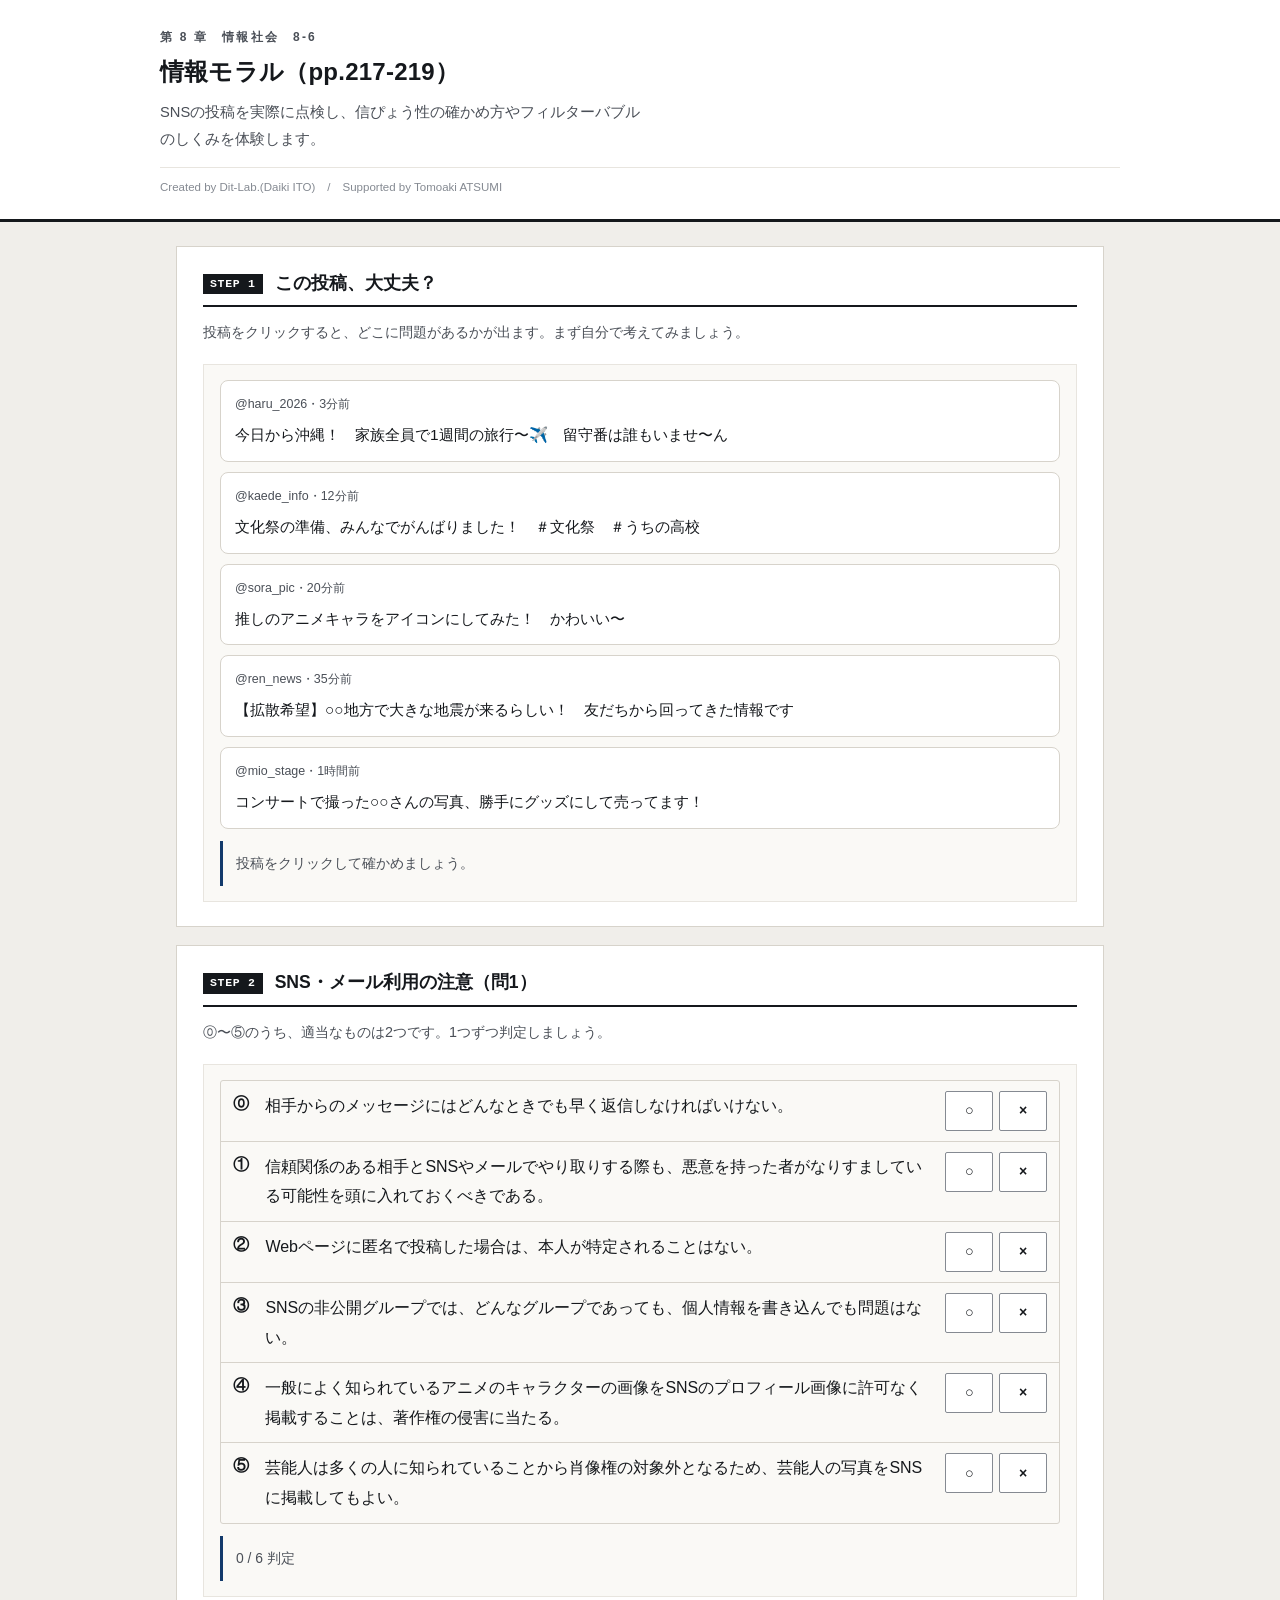
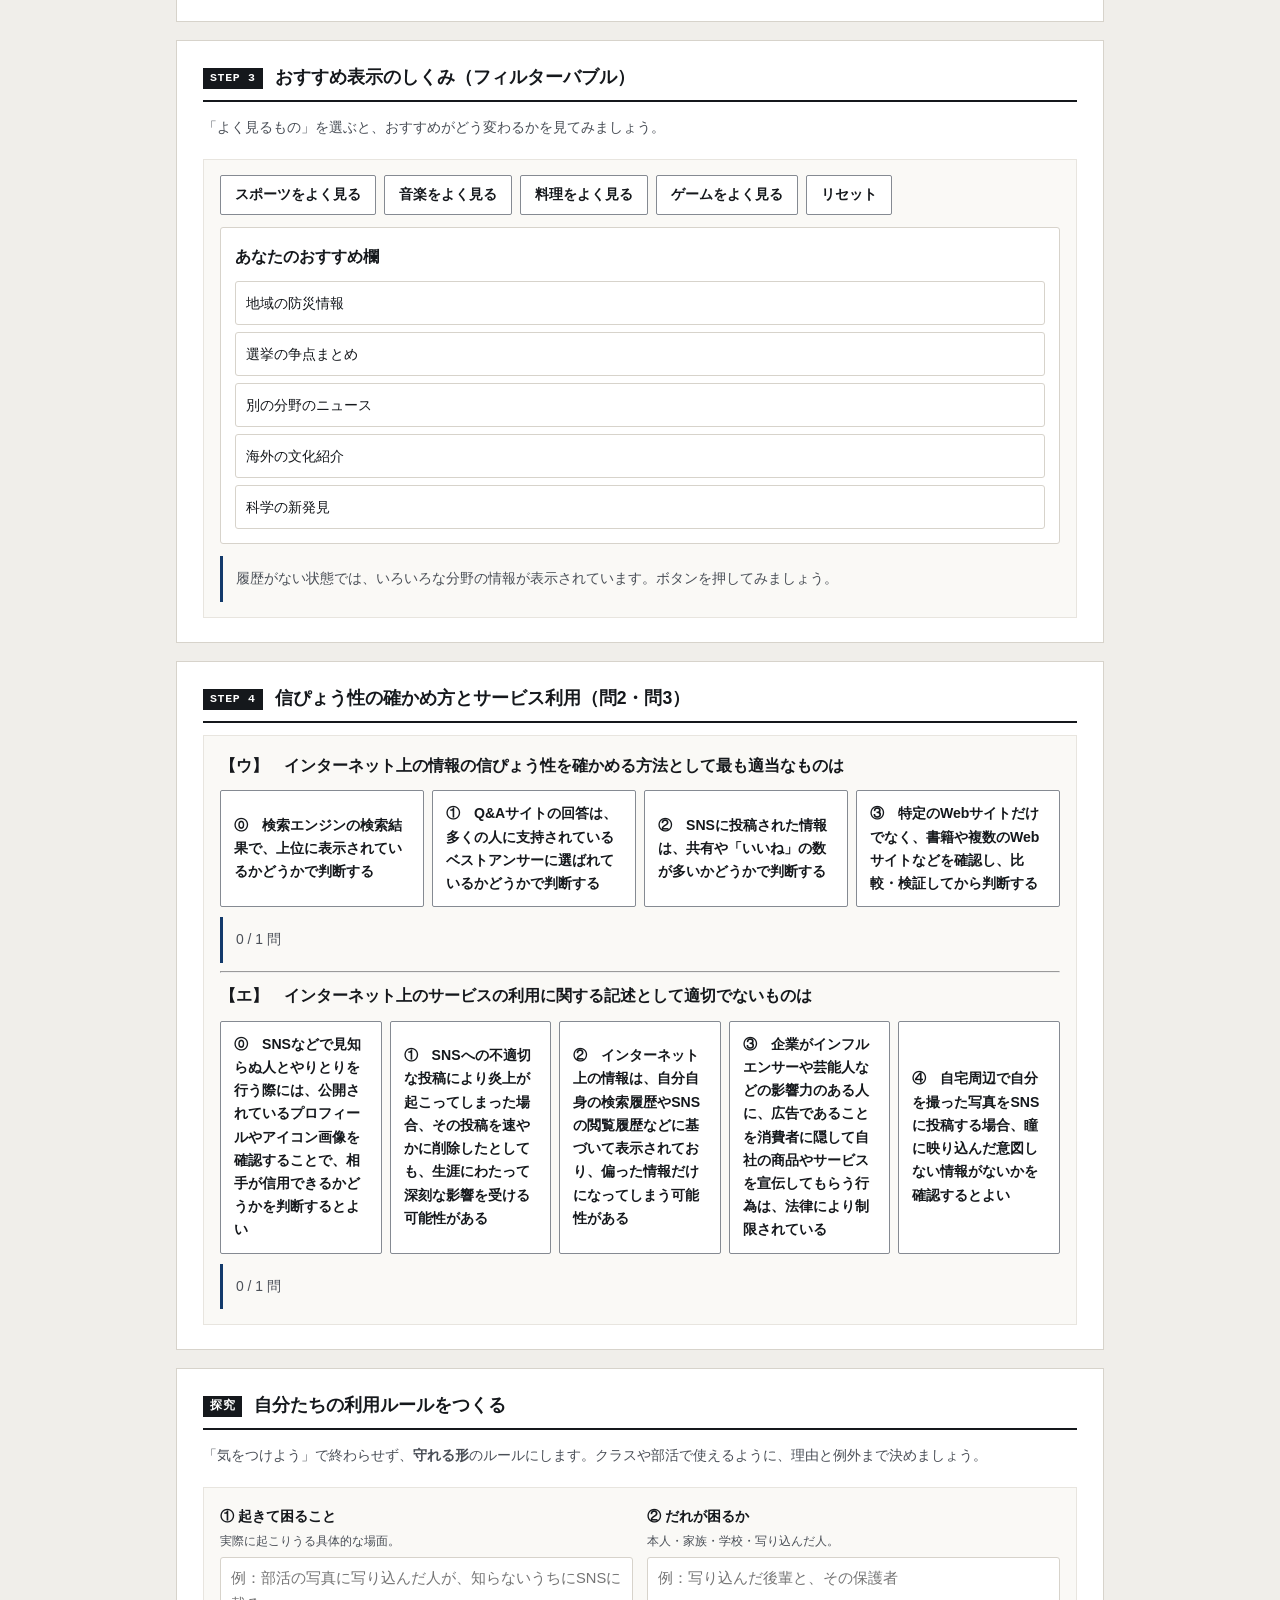
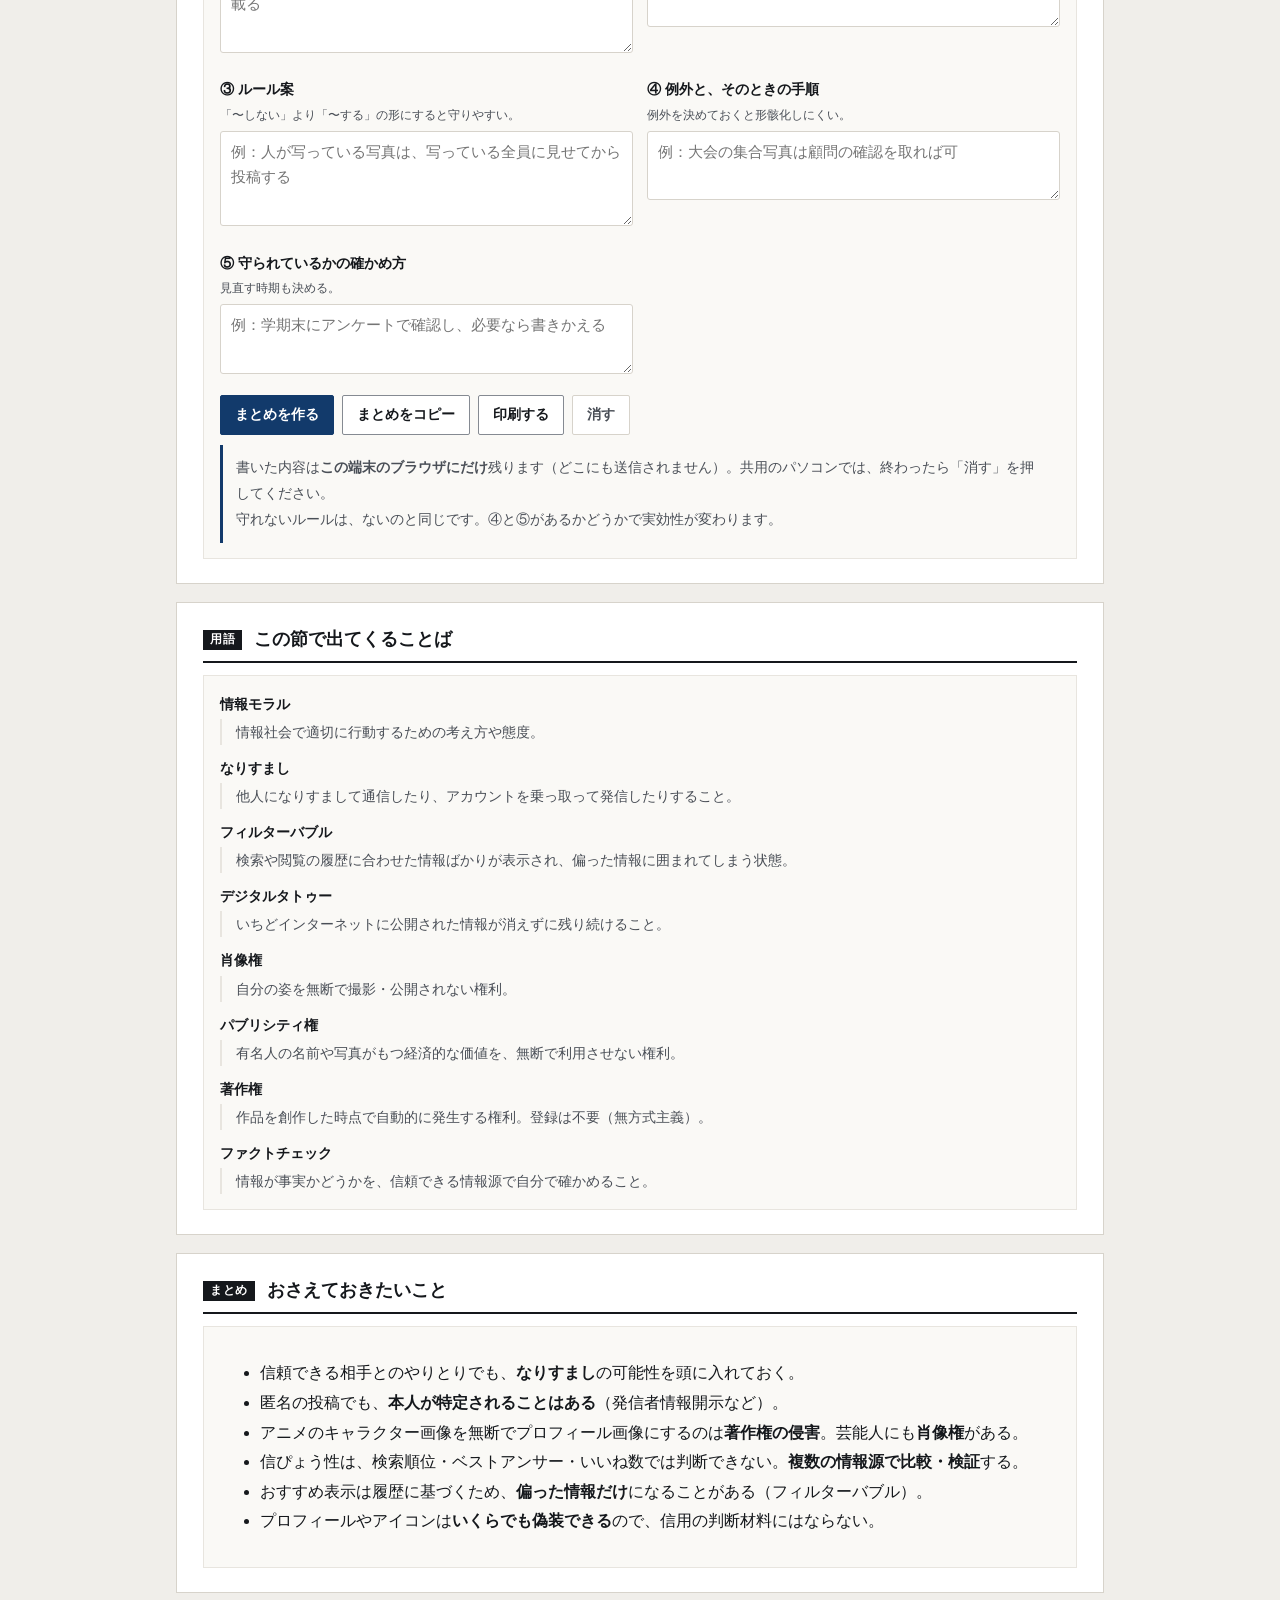
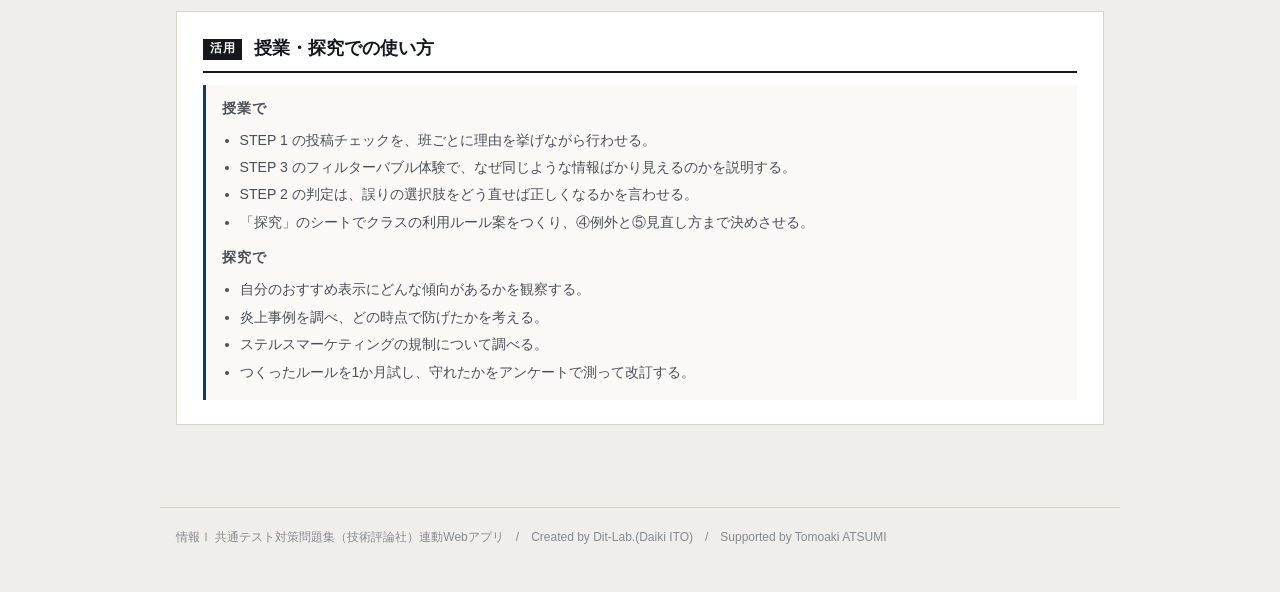
<file: index.html>
<!DOCTYPE html>
<html lang="ja">
<head>
<meta charset="UTF-8">
<meta name="viewport" content="width=device-width, initial-scale=1.0">
<title>情報モラル｜情報Ⅰ共通テスト対策問題集</title>
<meta name="description" content="SNSの投稿を実際に点検し、信ぴょう性の確かめ方やフィルターバブルのしくみを体験します。">
<link rel="icon" href="data:image/svg+xml,%3Csvg xmlns=%22http://www.w3.org/2000/svg%22 viewBox=%220 0 32 32%22%3E%3Crect width=%2232%22 height=%2232%22 fill=%22%2315181c%22/%3E%3Ctext x=%2216%22 y=%2222%22 font-size=%2218%22 font-family=%22monospace%22 fill=%22%23fff%22 text-anchor=%22middle%22%3E01%3C/text%3E%3C/svg%3E">
<link rel="stylesheet" href="css/style.css?v=88681cd4">
<link rel="stylesheet" href="css/app.css?v=dde9b9c5">
</head>
<body>

<header class="app-header">
  <div class="inner">
    <span class="eyebrow">第 8 章　情報社会　8-6</span>
    <h1>情報モラル（pp.217-219）</h1>
    <p class="lead">SNSの投稿を実際に点検し、信ぴょう性の確かめ方やフィルターバブルのしくみを体験します。</p>
    <p class="credit">Created by Dit-Lab.(Daiki ITO)　/　Supported by Tomoaki ATSUMI</p>
  </div>
</header>

<main class="wrap">
  <section class="step" id="step1">
    <h2><span class="no">STEP 1</span>この投稿、大丈夫？</h2>
    <p class="desc">投稿をクリックすると、どこに問題があるかが出ます。まず自分で考えてみましょう。</p>
    <div class="panel">
      <div id="postBox"></div>
      <div class="note" id="postNote" style="margin-top:12px"></div>
    </div>
  </section>

  <section class="step" id="step2">
    <h2><span class="no">STEP 2</span>SNS・メール利用の注意（問1）</h2>
    <p class="desc">⓪〜⑤のうち、適当なものは2つです。1つずつ判定しましょう。</p>
    <div class="panel">
      <div id="jBox"></div>
      <div class="note" id="jNote" style="margin-top:12px"></div>
    </div>
  </section>

  <section class="step" id="step3">
    <h2><span class="no">STEP 3</span>おすすめ表示のしくみ（フィルターバブル）</h2>
    <p class="desc">「よく見るもの」を選ぶと、おすすめがどう変わるかを見てみましょう。</p>
    <div class="panel">
      <div class="btn-row" style="flex-wrap:wrap" id="tasteBtns"></div>
      <div class="bubble" style="margin-top:12px">
        <strong>あなたのおすすめ欄</strong>
        <div class="feed" id="feedBox"></div>
      </div>
      <div class="note" id="feedNote" style="margin-top:12px"></div>
    </div>
  </section>

  <section class="step" id="step4">
    <h2><span class="no">STEP 4</span>信ぴょう性の確かめ方とサービス利用（問2・問3）</h2>
    <div class="panel">
      <div id="q2Box"></div>
      <div class="note" id="q2Note" style="margin-top:10px"></div>
      <hr class="sep">
      <div id="q3Box"></div>
      <div class="note" id="q3Note" style="margin-top:10px"></div>
    </div>
  </section>

  <section class="step wsprint" id="wsSec">
    <h2><span class="no">探究</span>自分たちの利用ルールをつくる</h2>
    <p class="desc">「気をつけよう」で終わらせず、<strong>守れる形</strong>のルールにします。クラスや部活で使えるように、理由と例外まで決めましょう。</p>
    <div class="panel"><div id="wsBox"></div></div>
  </section>

  <section class="step" id="glossary">
    <h2><span class="no">用語</span>この節で出てくることば</h2>
    <div class="panel"><div id="glossBox"></div></div>
  </section>

  <section class="step" id="wrap">
    <h2><span class="no">まとめ</span>おさえておきたいこと</h2>
    <div class="panel">
      <ul class="bullets">
        <li>信頼できる相手とのやりとりでも、<strong>なりすまし</strong>の可能性を頭に入れておく。</li>
        <li>匿名の投稿でも、<strong>本人が特定されることはある</strong>（発信者情報開示など）。</li>
        <li>アニメのキャラクター画像を無断でプロフィール画像にするのは<strong>著作権の侵害</strong>。芸能人にも<strong>肖像権</strong>がある。</li>
        <li>信ぴょう性は、検索順位・ベストアンサー・いいね数では判断できない。<strong>複数の情報源で比較・検証</strong>する。</li>
        <li>おすすめ表示は履歴に基づくため、<strong>偏った情報だけ</strong>になることがある（フィルターバブル）。</li>
        <li>プロフィールやアイコンは<strong>いくらでも偽装できる</strong>ので、信用の判断材料にはならない。</li>
      </ul>
    </div>
  </section>

  <section class="step">
    <h2><span class="no">活用</span>授業・探究での使い方</h2>
    <div class="use-note">
      <h3>授業で</h3>
      <ul>
        <li>STEP 1 の投稿チェックを、班ごとに理由を挙げながら行わせる。</li>
        <li>STEP 3 のフィルターバブル体験で、なぜ同じような情報ばかり見えるのかを説明する。</li>
        <li>STEP 2 の判定は、誤りの選択肢をどう直せば正しくなるかを言わせる。</li>
        <li>「探究」のシートでクラスの利用ルール案をつくり、④例外と⑤見直し方まで決めさせる。</li>
      </ul>
      <h3 style="margin-top:12px">探究で</h3>
      <ul>
        <li>自分のおすすめ表示にどんな傾向があるかを観察する。</li>
        <li>炎上事例を調べ、どの時点で防げたかを考える。</li>
        <li>ステルスマーケティングの規制について調べる。</li>
        <li>つくったルールを1か月試し、守れたかをアンケートで測って改訂する。</li>
      </ul>
    </div>
  </section>

</main>

<footer class="app-footer">
  情報Ⅰ 共通テスト対策問題集（技術評論社）連動Webアプリ　/　Created by Dit-Lab.(Daiki ITO)　/　Supported by Tomoaki ATSUMI
</footer>

<script src="js/terms.js?v=0e797f3a"></script>
<script src="js/quiz.js?v=13402362"></script>
<script src="js/worksheet.js?v=b6f4e4b3"></script>
<script src="js/app.js?v=72c8830e"></script>
</body>
</html>
</file>
<file: css/style.css>
/* =========================================================
   情報Ⅰ 共通テスト対策問題集 — Web アプリ共通スタイル
   紙面（参考書）に寄せた設計。装飾色は使わず、色は意味を持つときだけ。
   ========================================================= */

:root{
  --paper:#ffffff;
  --paper-2:#faf9f6;      /* うすい紙 */
  --bg:#f0eeea;           /* 台紙 */
  --ink:#15181c;
  --ink-2:#4a4f57;
  --ink-3:#858a92;
  --rule:#d7d3cb;
  /* 旧名のまま書かれているアプリ用の別名（未定義だと枠線や文字色が消えるため） */
  --line: var(--rule);
  --muted: var(--ink-2);
  --sans: var(--font);         /* 罫線 */
  --rule-2:#e8e5df;
  --accent:#123a6b;       /* 濃紺。主要操作と現在地だけに使う */
  --accent-w:#e9eef6;
  --zero:#c0392b;         /* 左＝0 */
  --one:#1d4ed8;          /* 右＝1 */
  --ok:#1f7a3d;   --ok-bg:#eef6f0;
  --ng:#b3261e;   --ng-bg:#fbefee;
  --warn:#8a5a00; --warn-bg:#fbf5e8;
  --font:"Hiragino Kaku Gothic ProN","Hiragino Sans","Yu Gothic Medium","Yu Gothic",
         "Noto Sans JP",Meiryo,-apple-system,BlinkMacSystemFont,sans-serif;
  --mono:"SFMono-Regular",Menlo,Consolas,"Courier New",monospace;
}

*{box-sizing:border-box}
[hidden]{display:none !important}
html{-webkit-text-size-adjust:100%}
body{
  margin:0; background:var(--bg); color:var(--ink);
  font-family:var(--font); font-size:16px; line-height:1.85;
  font-feature-settings:"palt" 1;
}
h1,h2,h3,h4{line-height:1.45; margin:0; font-weight:700}
p{margin:0 0 .75em} p:last-child{margin-bottom:0}
a{color:var(--accent)}

/* ---------- 標題 ---------- */
.app-header{background:var(--paper); border-bottom:3px solid var(--ink); padding:26px 20px 20px}
.app-header .inner{max-width:960px; margin:0 auto}
.app-header .eyebrow{
  font-size:.75rem; font-weight:700; color:var(--ink-2); letter-spacing:.18em;
  display:block; margin-bottom:7px;
}
.app-header h1{font-size:1.5rem; letter-spacing:.01em}
.app-header .lead{font-size:.92rem; color:var(--ink-2); margin-top:9px; max-width:60ch}
.app-header .credit{
  font-size:.72rem; color:var(--ink-3); margin-top:14px;
  padding-top:9px; border-top:1px solid var(--rule-2);
}

/* ---------- 版面 ---------- */
.wrap{max-width:960px; margin:0 auto; padding:24px 16px 64px}
.step{background:var(--paper); border:1px solid var(--rule); padding:24px 26px; margin-bottom:18px}
.step > h2{
  display:flex; align-items:baseline; gap:12px; font-size:1.1rem;
  padding-bottom:9px; border-bottom:2px solid var(--ink); margin-bottom:12px;
}
.step > h2 .no{
  flex:none; font-family:var(--mono); font-size:.72rem; font-weight:700;
  background:var(--ink); color:var(--paper); padding:2px 7px; letter-spacing:.06em;
  position:relative; top:-2px;
}
.step > .desc{color:var(--ink-2); font-size:.9rem; margin-bottom:18px}
.step[hidden]{display:none}

.grid{display:grid; gap:20px}
.grid > *{min-width:0}          /* 子の中身で列が広がるのを防ぐ */
@media(min-width:800px){ .grid.c2{grid-template-columns:1fr 1fr} }
@media(min-width:800px){ .grid.c21{grid-template-columns:1.45fr 1fr} }

.panel{border:1px solid var(--rule-2); background:var(--paper-2); padding:15px 16px; min-width:0}
.panel > h3{
  font-size:.8rem; font-weight:700; color:var(--ink-2); letter-spacing:.08em;
  margin-bottom:12px; padding-bottom:6px; border-bottom:1px solid var(--rule);
}

/* ---------- 部品 ---------- */
.btn{
  appearance:none; border:1px solid var(--ink-3); background:var(--paper); color:var(--ink);
  font-family:inherit; font-size:.88rem; font-weight:700; padding:8px 14px;
  border-radius:2px; cursor:pointer; min-height:40px; line-height:1.4;
  transition:background .12s, border-color .12s, color .12s;
}
.btn:hover:not(:disabled){background:var(--accent-w); border-color:var(--accent); color:var(--accent)}
.btn:disabled{opacity:.35; cursor:not-allowed}
.btn.primary{background:var(--accent); color:var(--paper); border-color:var(--accent)}
.btn.primary:hover:not(:disabled){background:#0d2c53; color:var(--paper)}
.btn.ghost{border-color:var(--rule); color:var(--ink-2)}
.btn.sm{font-size:.8rem; padding:5px 10px; min-height:34px}
.btn-row{display:flex; flex-wrap:wrap; gap:8px; align-items:center}

/* タブ（見出し下線式） */
.seg{display:flex; gap:0; border-bottom:1px solid var(--rule)}
.seg button{
  appearance:none; border:0; background:transparent; font-family:inherit; font-size:.88rem;
  font-weight:700; color:var(--ink-3); padding:9px 4px; margin-right:26px; cursor:pointer;
  border-bottom:3px solid transparent; margin-bottom:-1px; min-height:40px;
}
.seg button:hover{color:var(--ink-2)}
.seg button[aria-pressed="true"]{color:var(--ink); border-bottom-color:var(--accent)}

label.fld{display:block; font-size:.78rem; font-weight:700; color:var(--ink-2); margin-bottom:5px; letter-spacing:.04em}
input[type=text], textarea, input[type=number]{
  width:100%; font-family:inherit; font-size:1rem; color:var(--ink);
  border:1px solid var(--ink-3); border-radius:2px; padding:9px 11px;
  background:var(--paper); min-height:42px;
}
input:focus, textarea:focus{outline:2px solid var(--accent); outline-offset:-1px; border-color:var(--accent)}
.btn:focus-visible, .seg button:focus-visible, .node-card:focus-visible{outline:2px solid var(--accent); outline-offset:2px}
textarea{resize:vertical; line-height:1.7}
.mono{font-family:var(--mono)}

table.tbl{width:100%; border-collapse:collapse; font-size:.89rem}
table.tbl th, table.tbl td{border-bottom:1px solid var(--rule-2); padding:7px 10px; text-align:right}
table.tbl th:first-child, table.tbl td:first-child{text-align:left}
table.tbl thead th{border-bottom:1.5px solid var(--ink); font-size:.76rem; color:var(--ink-2); font-weight:700; white-space:nowrap}
.tbl-scroll{overflow-x:auto; -webkit-overflow-scrolling:touch; max-width:100%}

.note{padding:10px 13px; font-size:.87rem; border-left:3px solid var(--ink-3); background:var(--paper-2); overflow-wrap:break-word; word-break:break-word}
.note.ok{background:var(--ok-bg); border-left-color:var(--ok); color:#123f22}
.note.ng{background:var(--ng-bg); border-left-color:var(--ng); color:#6d1a15}
.note.info{background:var(--paper-2); border-left-color:var(--accent); color:var(--ink-2)}
.note.warn{background:var(--warn-bg); border-left-color:var(--warn); color:#5c3d00}
.note[hidden]{display:none}

.badge{
  display:inline-block; font-size:.72rem; font-weight:700; padding:1px 7px;
  border:1px solid var(--rule); color:var(--ink-2); background:var(--paper); letter-spacing:.04em;
}

/* 数値は罫線で仕切るだけ。カードにしない */
.metrics{display:flex; flex-wrap:wrap; gap:0; border-top:1px solid var(--rule)}
.metric{flex:1 1 130px; padding:11px 14px 11px 0; border-right:1px solid var(--rule-2)}
.metric:last-child{border-right:0}
.metric .k{font-size:.74rem; color:var(--ink-3); font-weight:700; letter-spacing:.05em}
.metric .v{font-size:1.6rem; font-weight:700; line-height:1.3; font-family:var(--mono); letter-spacing:-.01em}
.metric .s{font-size:.76rem; color:var(--ink-2)}

.bit0{color:var(--zero); font-weight:700}
.bit1{color:var(--one); font-weight:700}

.app-footer{
  max-width:960px; margin:0 auto; padding:18px 16px 44px; color:var(--ink-3);
  font-size:.75rem; border-top:1px solid var(--rule);
}
.sr-only{position:absolute;width:1px;height:1px;overflow:hidden;clip:rect(0 0 0 0);white-space:nowrap}

@media(max-width:640px){
  body{font-size:15px}
  .app-header{padding:20px 16px 16px}
  .app-header h1{font-size:1.16rem}
  .wrap{padding:16px 12px 52px}
  .step{padding:18px 15px}
  .seg button{margin-right:18px; font-size:.84rem}
  .metric{flex-basis:50%; border-right:0}
}
@media (prefers-reduced-motion:reduce){ *{animation:none!important; transition:none!important} }

/* ---------- 自分のデータ・共有・印刷 ---------- */
.toolbar{display:flex; flex-wrap:wrap; gap:8px; align-items:center; margin-top:12px;
  padding-top:12px; border-top:1px solid var(--rule-2)}
.toolbar .hint{font-size:.78rem; color:var(--ink-3)}
.paste-area{width:100%; min-height:110px; font-family:var(--mono); font-size:.86rem}
.use-note{background:var(--paper-2); border-left:3px solid var(--accent); padding:14px 16px; font-size:.88rem}
.use-note h3{font-size:.86rem; letter-spacing:.06em; margin-bottom:8px; color:var(--ink-2)}
.use-note ol, .use-note ul{margin:0; padding-left:1.25em; line-height:1.95; color:var(--ink-2)}

@media print{
  body{background:#fff}
  .app-header{border-bottom:2px solid #000}
  .step{border:1px solid #bbb; break-inside:avoid; page-break-inside:avoid; margin-bottom:12px}
  .btn, .seg, .toolbar, input[type=range]{display:none !important}
  .note{border-left-width:2px}
  a[href]:after{content:""}
}

/* ---------- 入力グリッド ---------- */
.dg-scroll{overflow:auto; -webkit-overflow-scrolling:touch; border:1px solid var(--rule); background:var(--paper); max-height:420px}
table.dg{border-collapse:collapse; font-family:var(--mono); font-size:.9rem; min-width:100%}
table.dg th, table.dg td{border:1px solid var(--rule-2); padding:0}
table.dg thead th{background:var(--paper-2); position:sticky; top:0; z-index:2}
table.dg .dg-n{background:var(--paper-2); color:var(--ink-3); font-size:.76rem; font-weight:400;
  text-align:center; min-width:34px; padding:0 4px; position:sticky; left:0; z-index:1}
table.dg .dg-corner{background:var(--paper-2); min-width:34px; position:sticky; left:0; z-index:3}
table.dg .dg-act{background:var(--paper-2); width:34px}
.dg-h, .dg-c{width:100%; min-width:96px; border:0; background:transparent; font-family:inherit;
  font-size:.9rem; padding:8px 9px; color:var(--ink); min-height:38px}
.dg-h{font-weight:700; font-family:var(--font); font-size:.82rem; color:var(--ink-2)}
.dg-c.num{text-align:right}
.dg-c:focus, .dg-h:focus{outline:2px solid var(--accent); outline-offset:-2px; background:var(--accent-w)}
.dg-del{border:0; background:transparent; color:var(--ink-3); cursor:pointer; width:32px; height:34px; font-size:1rem}
.dg-del:hover{color:var(--ng)}
.dg-tools{display:flex; flex-wrap:wrap; gap:8px; align-items:center; margin-top:10px}
.dg-hint{font-size:.76rem; color:var(--ink-3)}

/* ---------- ファイル読み込み ---------- */
.filebox{display:flex; flex-wrap:wrap; gap:10px; align-items:center; padding:12px;
  border:1px dashed var(--rule); background:var(--paper-2)}
.filebox input[type=file]{font-size:.85rem; font-family:inherit; max-width:100%}
.filebox .sel{max-width:220px}
.filelabel{display:inline-flex; align-items:center; gap:6px; font-size:.85rem; font-weight:700;
  border:1px solid var(--ink-3); background:var(--paper); padding:8px 14px; border-radius:2px; cursor:pointer; min-height:40px}
.filelabel:hover{border-color:var(--accent); color:var(--accent); background:var(--accent-w)}
.filelabel input{display:none}

/* ---------- 用語解説 ---------- */
.term{position:relative; border-bottom:1.5px dotted var(--accent); cursor:help; color:var(--accent); font-weight:700}
.term .term-pop{display:none; position:absolute; left:0; top:1.7em; z-index:50; width:min(300px,78vw);
  background:var(--paper); border:1px solid var(--ink-3); box-shadow:0 6px 20px rgba(0,0,0,.14);
  padding:10px 12px; font-size:.82rem; font-weight:400; color:var(--ink-2); line-height:1.75;
  border-left:3px solid var(--accent); cursor:auto; text-align:left}
.term .term-pop b{display:block; color:var(--ink); font-size:.86rem; margin-bottom:3px}
.term.open .term-pop{display:block}
dl.gloss{margin:0; font-size:.88rem}
dl.gloss dt{font-weight:700; color:var(--ink); margin-top:10px}
dl.gloss dt:first-child{margin-top:0}
dl.gloss dd{margin:2px 0 0; color:var(--ink-2); line-height:1.85; padding-left:1em; border-left:2px solid var(--rule-2)}
@media print{ .term{border-bottom:0; color:inherit} .term .term-pop{display:none !important} }

/* ---------- スマホ・タブレット ---------- */
@media (max-width:1024px){
  /* iOS で入力時に画面が勝手に拡大するのを防ぐ（16px 未満だとズームする） */
  input[type=text], input[type=number], textarea, select, .dg-c, .dg-h{ font-size:16px }
  .dg-c, .dg-h{ min-width:110px }
}
@media (max-width:820px){
  .grid.c2,.grid.c21{grid-template-columns:1fr}
  .dg-scroll{max-height:340px}
  .filebox{flex-direction:column; align-items:stretch}
  .filebox .sel{max-width:100%}
  .term .term-pop{left:auto; right:0; width:min(280px,86vw)}
}
@media (max-width:480px){
  .step > h2{font-size:1rem; flex-wrap:wrap}
  .metrics{gap:0}
  .metric{flex-basis:50%; padding-right:10px}
  .metric .v{font-size:1.3rem}
  .btn{padding:8px 12px}
  .dg-tools{gap:6px}
  .dg-hint{width:100%}
}
/* タッチ操作でのスクロールを滑らかに */
.tbl-scroll, .dg-scroll, .tree-box{ -webkit-overflow-scrolling:touch; overscroll-behavior-x:contain }

/* 幅指定つきの入力欄がスマートフォンではみ出さないようにする */
input[type=text], input[type=number], input[type=search], textarea, select{ max-width:100% }
.btn-row > label{ min-width:0; max-width:100% }
.btn-row > label input, .btn-row > label select{ max-width:100% }

/* 共通：○×判定・並べかえ（quiz.js 用） */
.abcde{border:1px solid var(--rule); border-radius:3px; overflow:hidden}
.abcde > div{border-top:1px solid var(--rule); padding:10px 12px}
.abcde > div:first-child{border-top:0}
.abcde .st{display:flex; gap:10px; align-items:flex-start; flex-wrap:wrap}
.abcde .st .k{font-weight:700; font-family:var(--mono); min-width:1.4em}
.abcde .st .t{flex:1; min-width:12em}
.abcde .jb{display:flex; gap:6px}
.abcde .jb .btn{min-width:3.4em; padding:6px 10px; text-align:center}
.prep{display:grid; grid-template-columns:repeat(auto-fit,minmax(150px,1fr)); gap:10px; margin-top:10px}
.prep .slot{border:1px dashed var(--ink-3); border-radius:3px; padding:10px; min-height:92px; background:var(--paper)}
.prep .slot.filled{border-style:solid}
.prep .slot .tag{font:700 .74rem/1.4 var(--mono); color:var(--accent); display:block; margin-bottom:6px}
.prep .slot .txt{font-size:.86rem; line-height:1.7}
.cards{display:flex; flex-wrap:wrap; gap:8px; margin-top:10px}
.cards .c{border:1px solid var(--ink-3); border-radius:3px; padding:9px 12px; background:var(--paper);
  cursor:pointer; font-size:.88rem; max-width:100%; text-align:left; font-family:inherit; color:var(--ink)}
.cards .c:hover{background:var(--warn-bg)}
.cards .c.used{opacity:.35; pointer-events:none}

/* --- 予想してから実行 --- */
.pmark{display:inline-block; background:var(--accent); color:#fff; font-size:.7rem; font-weight:700;
  letter-spacing:.08em; padding:2px 7px; border-radius:2px; margin-right:8px; vertical-align:2px}
input.pin{font-size:1.05rem; padding:7px 10px; border:1px solid var(--rule); border-radius:3px;
  width:9em; max-width:100%; background:#fff}
.btn-row .unit{color:var(--muted); font-size:.9rem}
.choice4 .btn.on{border-color:var(--accent); box-shadow:inset 0 0 0 1px var(--accent); font-weight:700}
/* 設問文の見出し（flex ではなく通常の段落。.qhead は左右振り分け用なので用途が別） */
.pq{margin:0 0 10px; font-weight:700; line-height:1.85}

/* --- 自分のテーマでやってみる（ワークシート） --- */
.wsheet{display:grid; gap:14px}
@media(min-width:760px){ .wsheet{grid-template-columns:1fr 1fr} }
.wsf{display:block}
.wsf .wsl{display:block; font-weight:700; font-size:.9rem; margin-bottom:3px}
.wsf .wsh{display:block; font-size:.78rem; color:var(--muted); margin-bottom:5px; line-height:1.6}
.wsf textarea{width:100%; max-width:100%; font:inherit; font-size:.92rem; line-height:1.75;
  padding:8px 10px; border:1px solid var(--rule); border-radius:3px; background:#fff; resize:vertical}
.wsf textarea:focus{outline:2px solid var(--accent); outline-offset:-2px}
.wsout{margin-top:14px; border:1px solid var(--ink-3); border-radius:3px; background:#fff; padding:16px 18px}
.wsout h4{margin:0 0 10px; font-size:1rem}
.wsout dl{margin:0}
.wsout dt{font-weight:700; font-size:.84rem; color:var(--accent); margin-top:10px}
.wsout dd{margin:2px 0 0; font-size:.92rem; line-height:1.85; white-space:pre-wrap}
.wsout .wsmsg{margin:10px 0 0; font-size:.86rem; color:var(--muted)}
@media print{
  .app-header, .btn-row, .step:not(.wsprint){ display:none !important }
  .wsout{border:none; padding:0}
}
</file>
<file: css/app.css>
.qhead{display:flex; justify-content:space-between; align-items:center; margin-bottom:12px}
.card-q{border:1px solid var(--rule); background:var(--paper); padding:18px; margin-bottom:14px}
.q-scene{font-size:1rem; font-weight:700; line-height:1.9}
.choice4{display:grid; gap:8px; grid-template-columns:repeat(auto-fit,minmax(160px,1fr))}
.choice4 .btn{text-align:left; line-height:1.65; padding:11px 13px}
.choice4 .btn.correct{background:var(--ok-bg); border-color:var(--ok); color:var(--ok)}
.choice4 .btn.wrong{background:var(--ng-bg); border-color:var(--ng); color:var(--ng)}
.choice4.locked{pointer-events:none}
.sel{width:100%; font-family:inherit; font-size:.95rem; padding:9px 11px; min-height:42px;
  border:1px solid var(--ink-3); border-radius:2px; background:var(--paper); color:var(--ink)}
input[type=range]{width:100%; accent-color:var(--accent); height:34px}
.why{font-size:.85rem; color:var(--ink-2); line-height:1.85}
.eqbox{font-family:var(--mono); font-size:1.02rem; font-weight:700; text-align:center; padding:14px;
  border:1px solid var(--rule); background:var(--paper-2); line-height:1.8}
.blankin{border:1.5px solid var(--accent); background:#fff; padding:6px 8px; text-align:center;
  font-family:var(--mono); min-height:38px; font-size:.95rem; max-width:120px}
.blankin.ok{border-color:var(--ok); background:var(--ok-bg)}
.blankin.ng{border-color:var(--ng); background:var(--ng-bg)}
table.tbl td .blankin{width:100%; max-width:none}

/* --- 8-6 情報モラル --- */
.post{border:1px solid var(--line);border-radius:8px;padding:12px 14px;background:#fff;margin-bottom:10px;cursor:pointer}
.post:hover{background:var(--warn-bg)}
.post .who{font-size:.78rem;color:var(--muted);margin-bottom:5px}
.post .t{font-size:.96rem;line-height:1.8}
.post.ng{border-color:var(--ng);background:var(--ng-bg)}
.post.ok{border-color:var(--ok);background:var(--ok-bg)}
.bubble{border:1px solid var(--line);border-radius:3px;padding:14px;background:#fff}
.bubble .feed{display:grid;gap:7px;margin-top:10px}
.bubble .feed .it{border:1px solid var(--line);border-radius:3px;padding:8px 10px;font-size:.88rem}
.bubble .feed .it.same{border-color:var(--accent);background:var(--warn-bg)}
</file>
